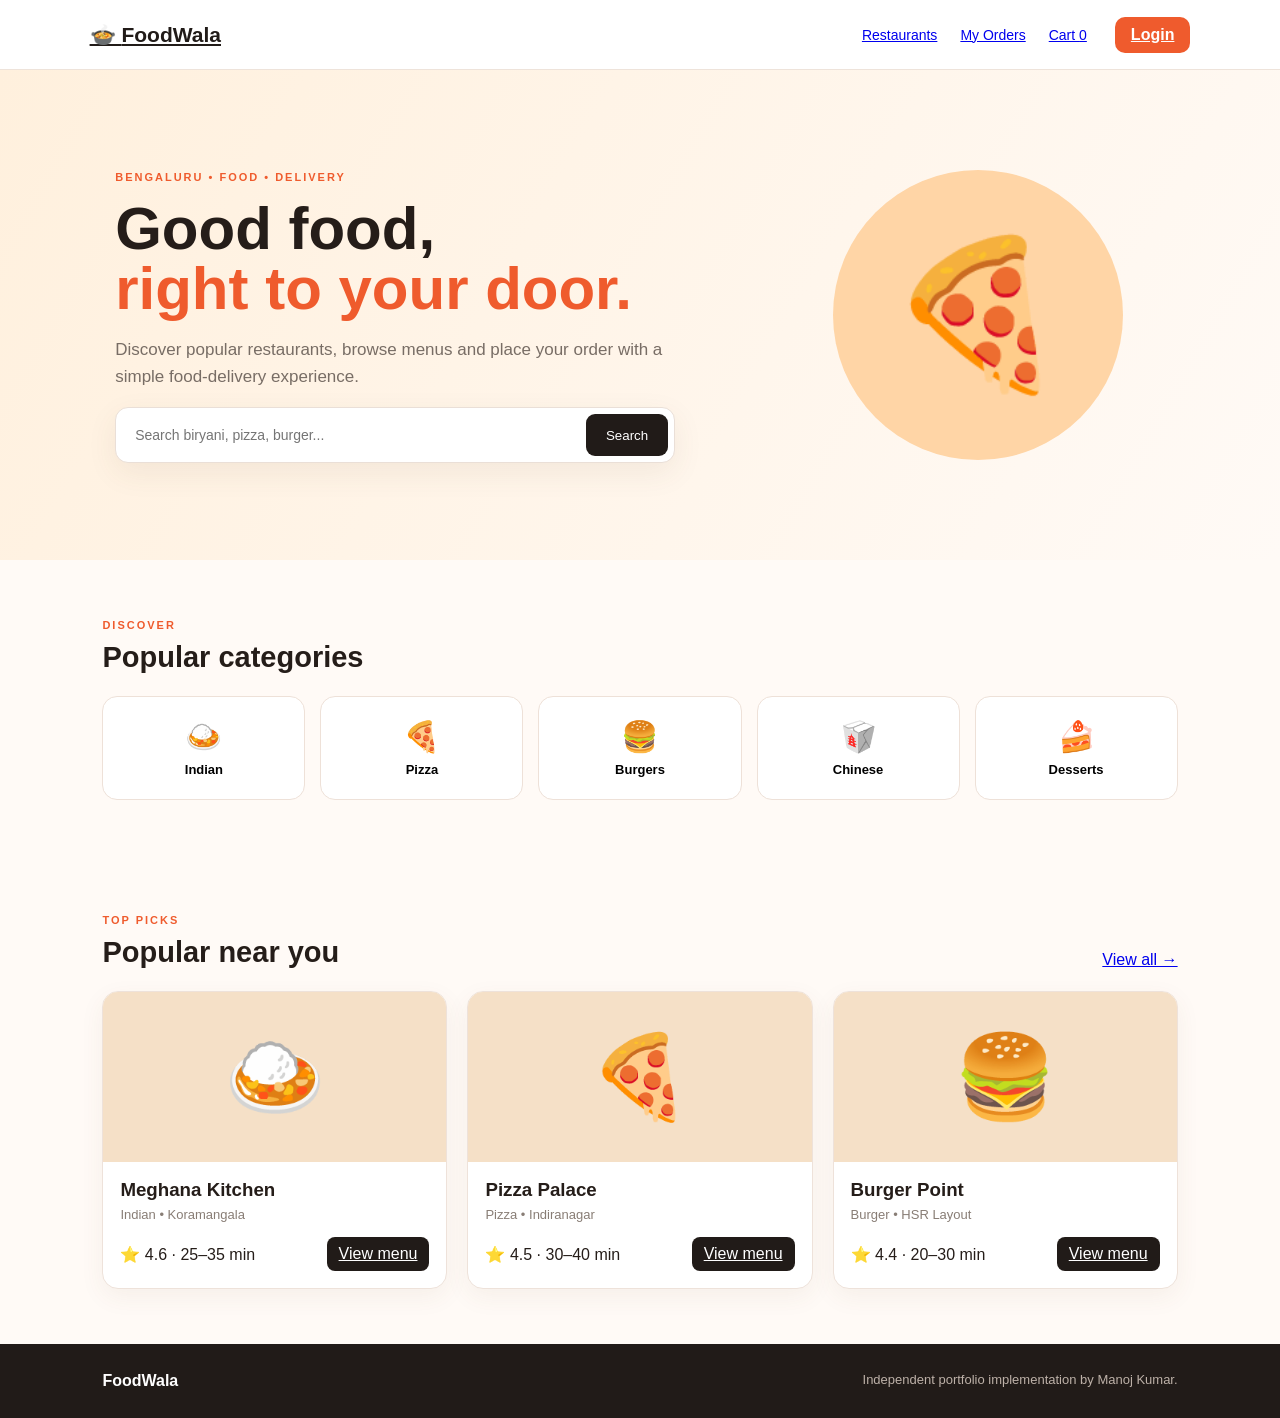
<file: index.html>
<!doctype html>
<html lang="en"><head>
<meta charset="utf-8"><meta name="viewport" content="width=device-width,initial-scale=1">
<title>FoodWala | Bengaluru Food Delivery</title><link rel="stylesheet" href="style.css">
</head><body>
<header class="nav"><a class="brand" href="index.html">🍲 <b>FoodWala</b></a>
<nav><a href="restaurants.html">Restaurants</a><a href="orders.html">My Orders</a><a href="cart.html">Cart <span id="cartCount">0</span></a></nav>
<a class="btn small" href="login.html">Login</a></header>
<section class="hero"><div><span class="tag">BENGALURU • FOOD • DELIVERY</span><h1>Good food,<br><em>right to your door.</em></h1>
<p>Discover popular restaurants, browse menus and place your order with a simple food-delivery experience.</p>
<div class="search"><input id="search" placeholder="Search biryani, pizza, burger..."><button onclick="searchHome()">Search</button></div></div>
<div class="hero-food">🍕</div></section>
<section class="wrap"><div class="section-title"><div><span class="tag">DISCOVER</span><h2>Popular categories</h2></div></div>
<div class="cats">
<button onclick="location.href='restaurants.html?cat=Indian'">🍛<b>Indian</b></button>
<button onclick="location.href='restaurants.html?cat=Pizza'">🍕<b>Pizza</b></button>
<button onclick="location.href='restaurants.html?cat=Burger'">🍔<b>Burgers</b></button>
<button onclick="location.href='restaurants.html?cat=Chinese'">🥡<b>Chinese</b></button>
<button onclick="location.href='restaurants.html?cat=Dessert'">🍰<b>Desserts</b></button>
</div></section>
<section class="wrap"><div class="section-title"><div><span class="tag">TOP PICKS</span><h2>Popular near you</h2></div><a href="restaurants.html">View all →</a></div><div id="homeGrid" class="grid"></div></section>
<footer><b>FoodWala</b><span>Independent portfolio implementation by Manoj Kumar.</span></footer>
<script src="app.js"></script>
</file>
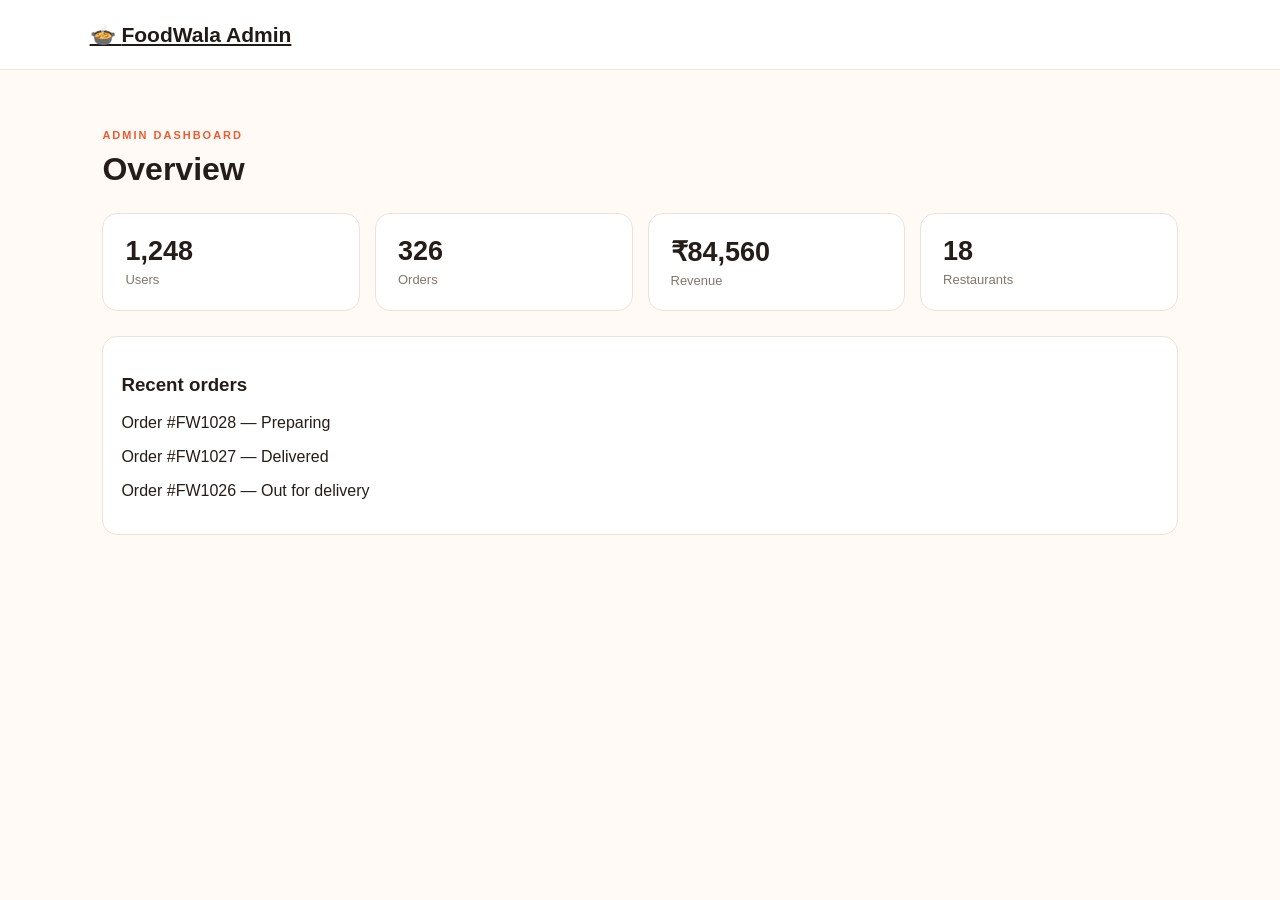
<file: admin.html>
<!doctype html><html><head><meta charset="utf-8"><meta name="viewport" content="width=device-width,initial-scale=1"><title>Admin | FoodWala</title><link rel="stylesheet" href="style.css"></head><body><header class="nav"><a class="brand" href="index.html">🍲 <b>FoodWala Admin</b></a></header><main class="wrap page"><span class="tag">ADMIN DASHBOARD</span><h1>Overview</h1><div class="stats"><div><b>1,248</b><span>Users</span></div><div><b>326</b><span>Orders</span></div><div><b>₹84,560</b><span>Revenue</span></div><div><b>18</b><span>Restaurants</span></div></div><div class="panel"><h3>Recent orders</h3><p>Order #FW1028 — Preparing</p><p>Order #FW1027 — Delivered</p><p>Order #FW1026 — Out for delivery</p></div></main></body></html>
</file>
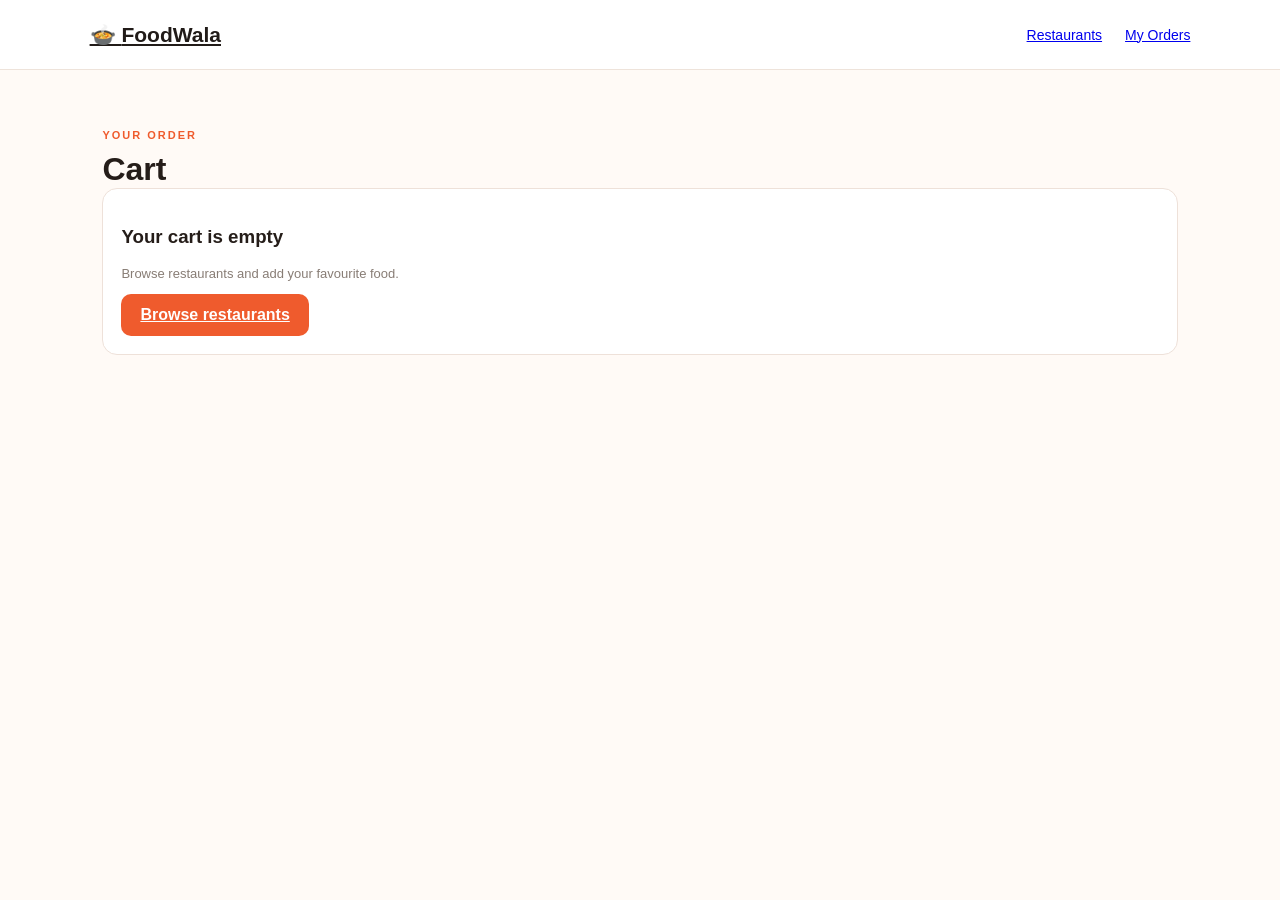
<file: cart.html>
<!doctype html><html><head><meta charset="utf-8"><meta name="viewport" content="width=device-width,initial-scale=1"><title>Cart | FoodWala</title><link rel="stylesheet" href="style.css"></head><body>
<header class="nav"><a class="brand" href="index.html">🍲 <b>FoodWala</b></a><nav><a href="restaurants.html">Restaurants</a><a href="orders.html">My Orders</a></nav></header>
<main class="wrap page"><span class="tag">YOUR ORDER</span><h1>Cart</h1><div id="cartPage"></div></main><script src="app.js"></script></body></html>
</file>
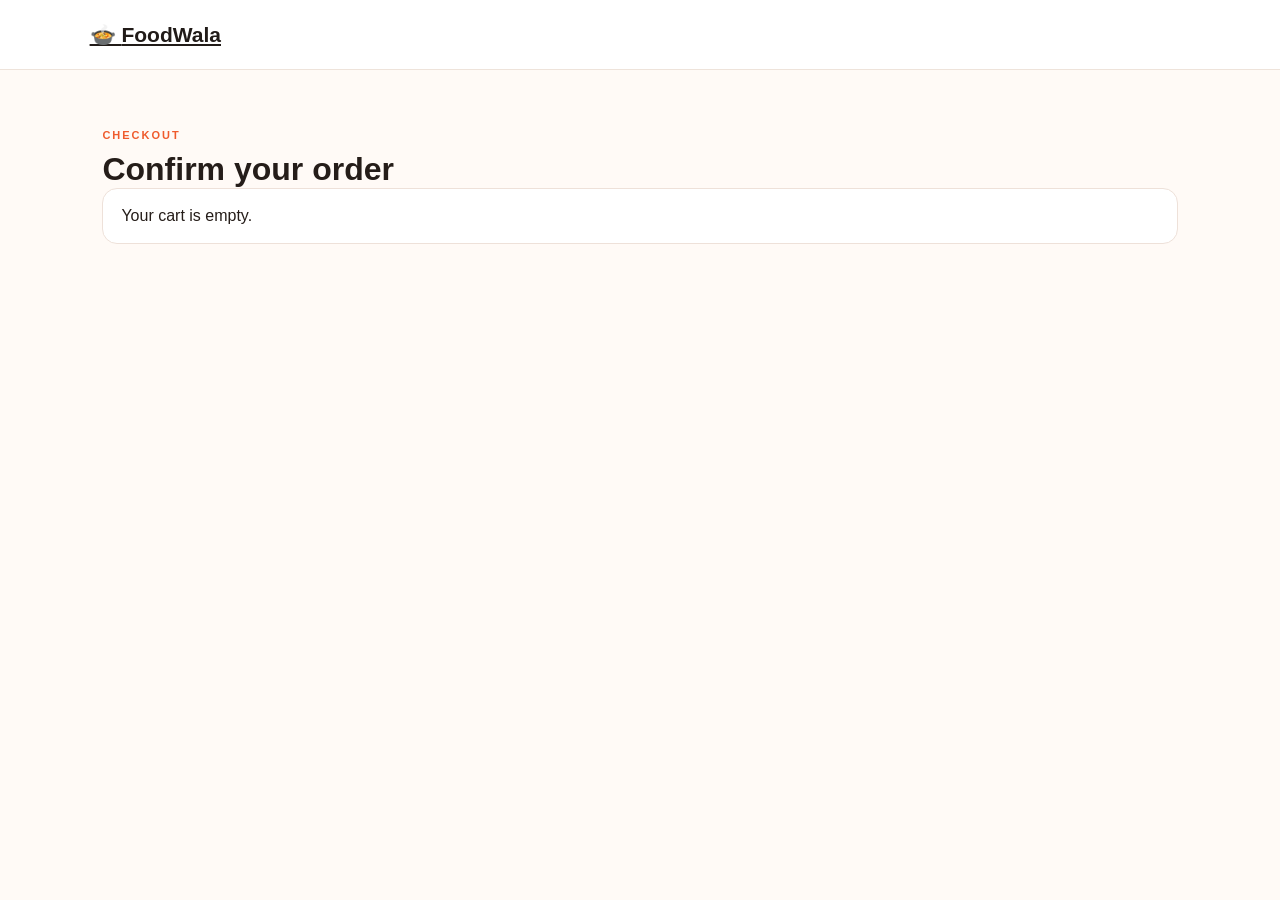
<file: checkout.html>
<!doctype html><html><head><meta charset="utf-8"><meta name="viewport" content="width=device-width,initial-scale=1"><title>Checkout | FoodWala</title><link rel="stylesheet" href="style.css"></head><body>
<header class="nav"><a class="brand" href="index.html">🍲 <b>FoodWala</b></a></header><main class="wrap page"><span class="tag">CHECKOUT</span><h1>Confirm your order</h1><div id="checkout"></div></main><script src="app.js"></script></body></html>
</file>
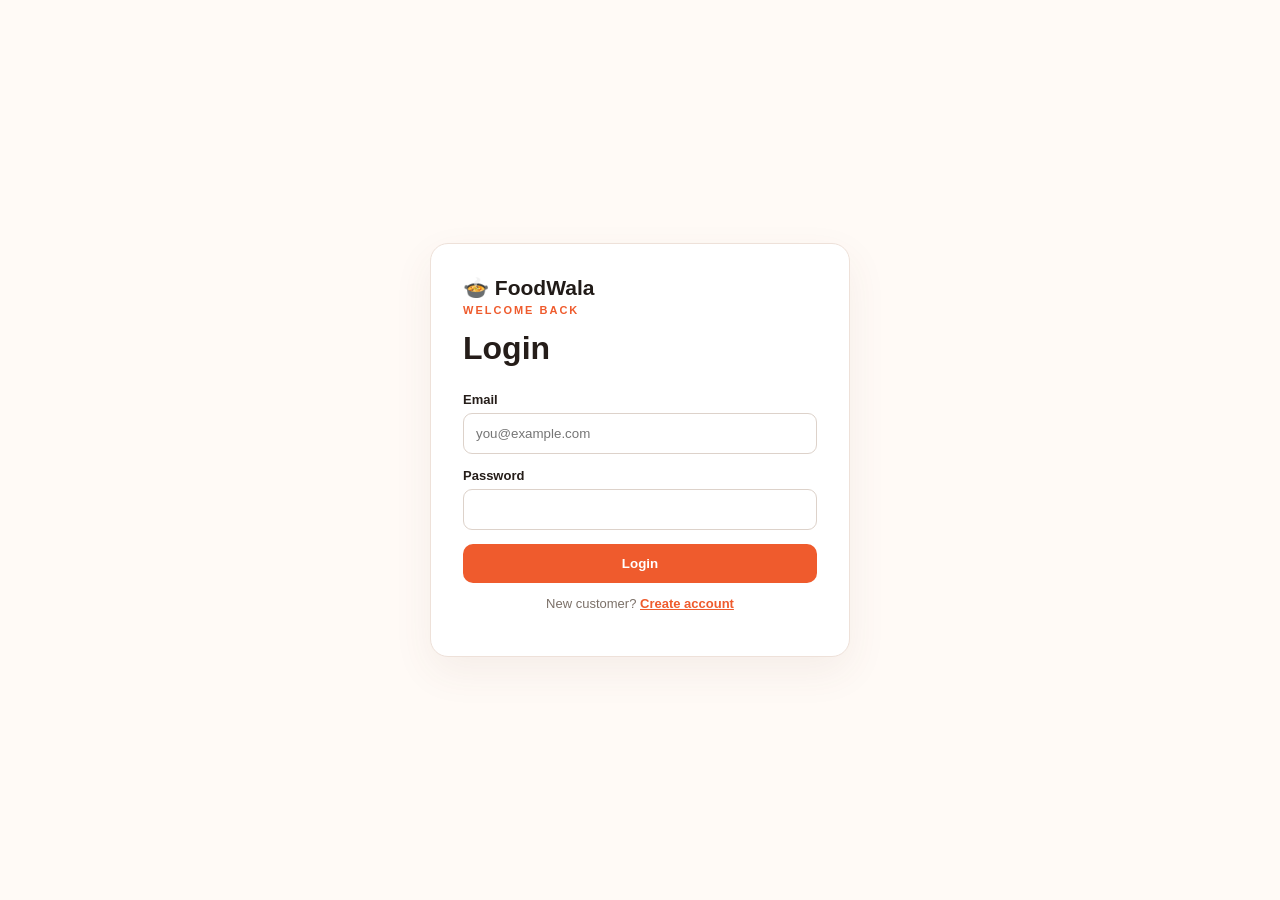
<file: login.html>
<!doctype html><html><head><meta charset="utf-8"><meta name="viewport" content="width=device-width,initial-scale=1"><title>Login | FoodWala</title><link rel="stylesheet" href="style.css"></head><body><main class="auth"><form onsubmit="demoLogin(event)"><div class="brand">🍲 <b>FoodWala</b></div><span class="tag">WELCOME BACK</span><h1>Login</h1><label>Email<input type="email" required placeholder="you@example.com"></label><label>Password<input type="password" required></label><button class="btn full">Login</button><p>New customer? <a href="register.html">Create account</a></p></form></main><script src="app.js"></script></body></html>
</file>
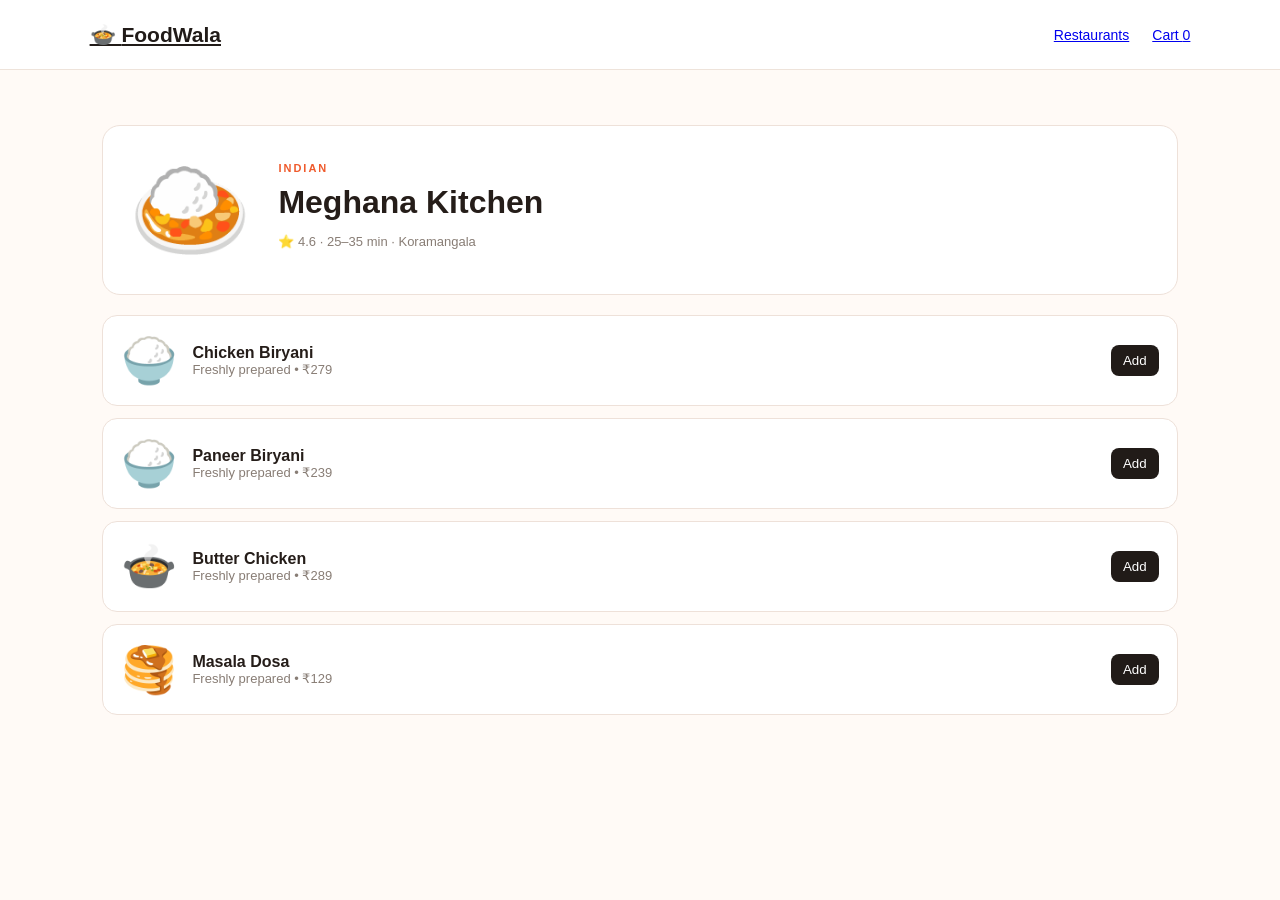
<file: menu.html>
<!doctype html><html><head><meta charset="utf-8"><meta name="viewport" content="width=device-width,initial-scale=1"><title>Menu | FoodWala</title><link rel="stylesheet" href="style.css">  </head><body>
<header class="nav"><a class="brand" href="index.html">🍲 <b>FoodWala</b></a><nav><a href="restaurants.html">Restaurants</a><a href="cart.html">Cart <span id="cartCount">0</span></a></nav></header>
<main class="wrap page"><div id="restaurantDetail"></div></main><script src="app.js"></script></body></html>
</file>
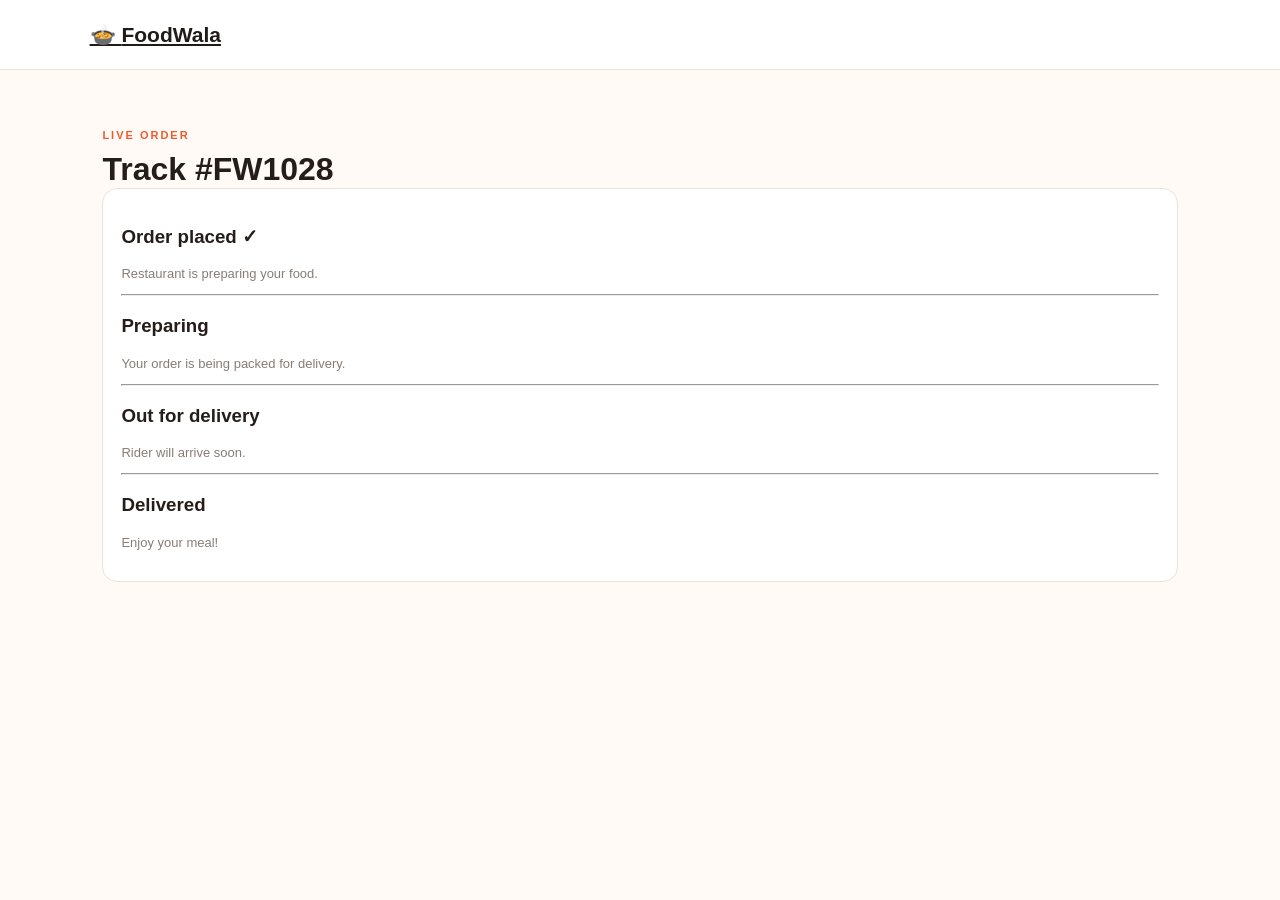
<file: order-tracking.html>
<!doctype html><html><head><meta charset="utf-8"><meta name="viewport" content="width=device-width,initial-scale=1"><title>Track Order | FoodWala</title><link rel="stylesheet" href="style.css"></head><body>
<header class="nav"><a class="brand" href="index.html">🍲 <b>FoodWala</b></a></header><main class="wrap page"><div id="tracking"></div></main><script src="app.js"></script></body></html>
</file>
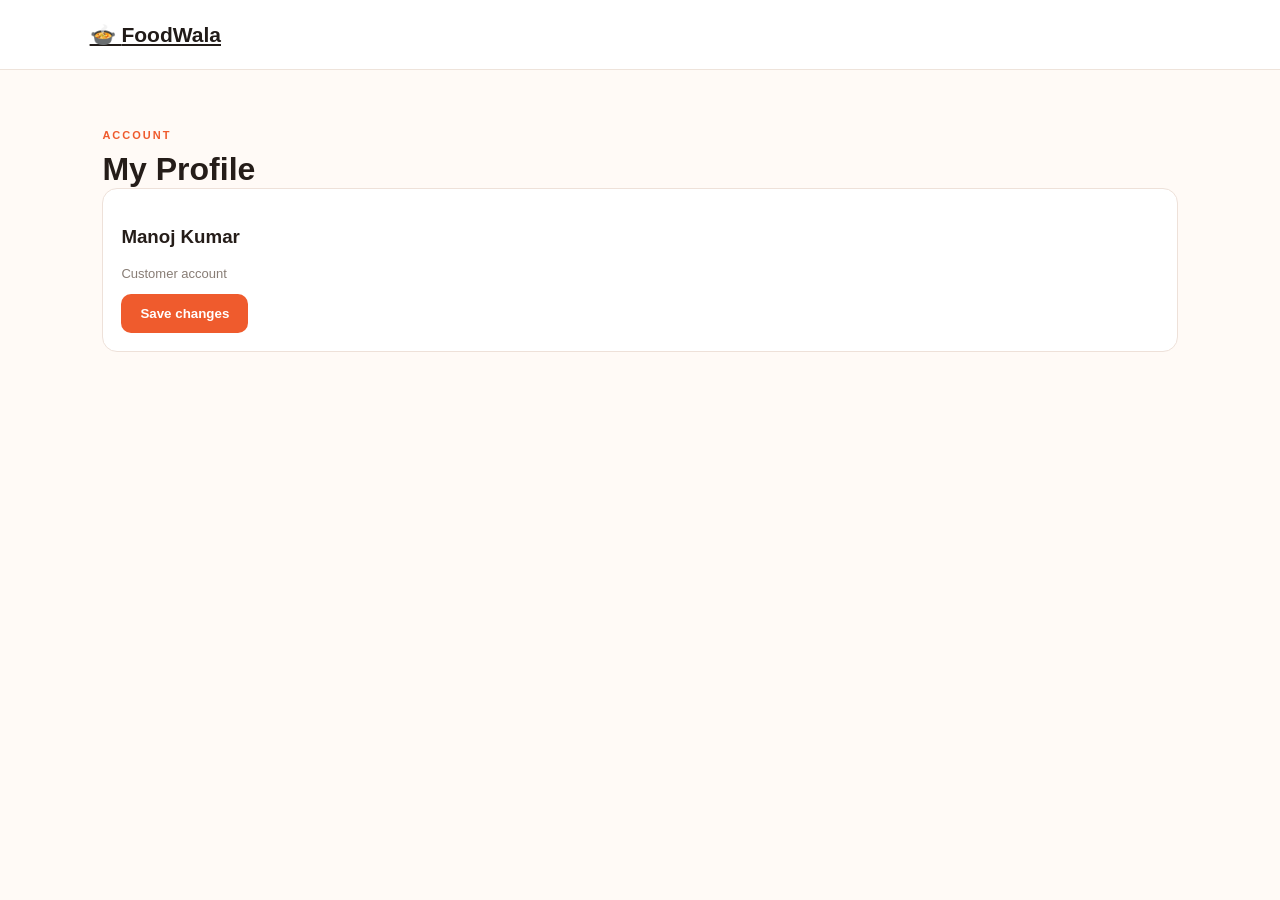
<file: profile.html>
<!doctype html><html><head><meta charset="utf-8"><meta name="viewport" content="width=device-width,initial-scale=1"><title>Profile | FoodWala</title><link rel="stylesheet" href="style.css"></head><body><header class="nav"><a class="brand" href="index.html">🍲 <b>FoodWala</b></a></header><main class="wrap page"><span class="tag">ACCOUNT</span><h1>My Profile</h1><div class="panel"><h3>Manoj Kumar</h3><p class="muted">Customer account</p><button class="btn" onclick="alert('Profile saved in this demo')">Save changes</button></div></main></body></html>
</file>
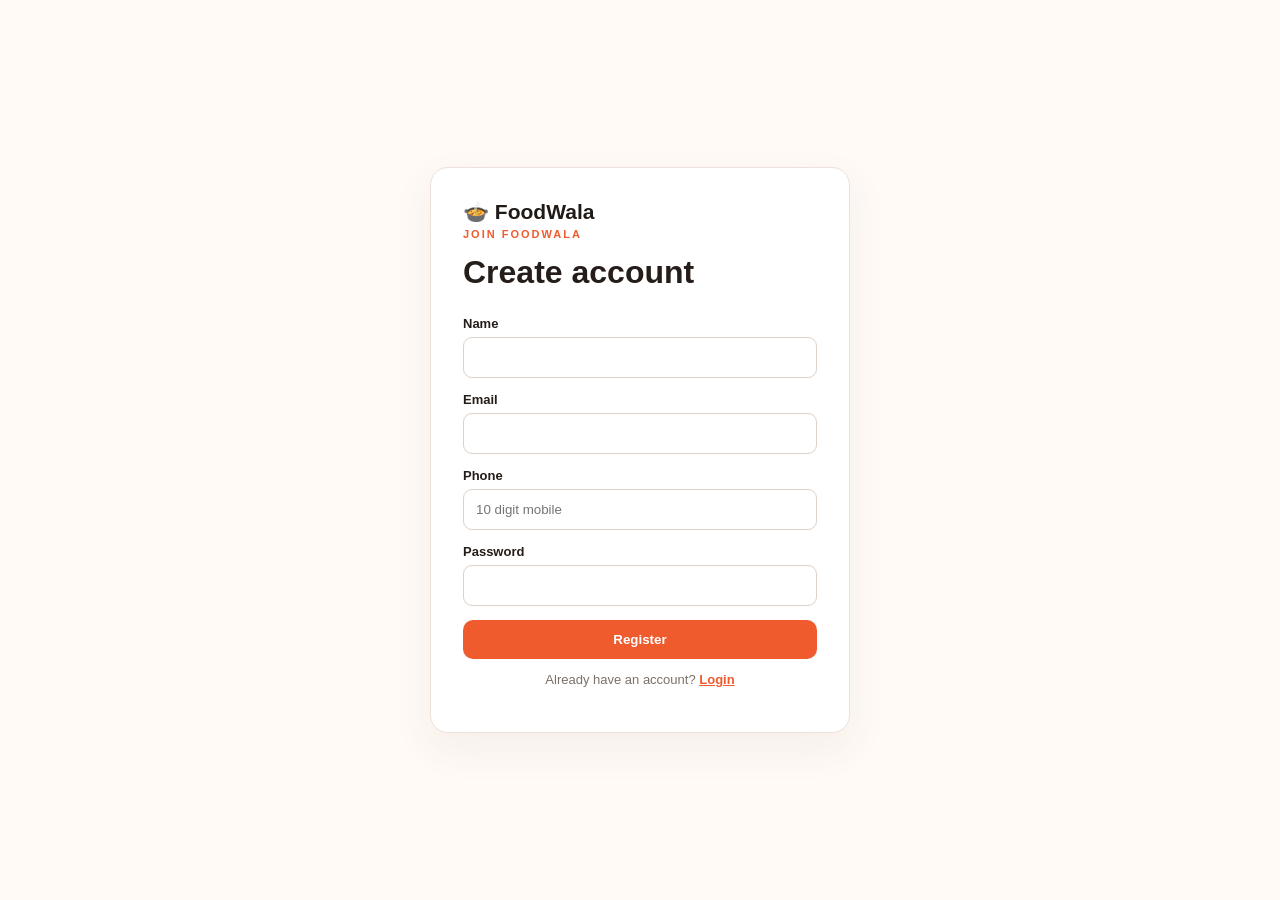
<file: register.html>
<!doctype html><html><head><meta charset="utf-8"><meta name="viewport" content="width=device-width,initial-scale=1"><title>Register | FoodWala</title><link rel="stylesheet" href="style.css"></head><body><main class="auth"><form onsubmit="demoRegister(event)"><div class="brand">🍲 <b>FoodWala</b></div><span class="tag">JOIN FOODWALA</span><h1>Create account</h1><label>Name<input required></label><label>Email<input type="email" required></label><label>Phone<input required pattern="[6-9][0-9]{9}" placeholder="10 digit mobile"></label><label>Password<input type="password" required></label><button class="btn full">Register</button><p>Already have an account? <a href="login.html">Login</a></p></form></main><script src="app.js"></script></body></html>
</file>
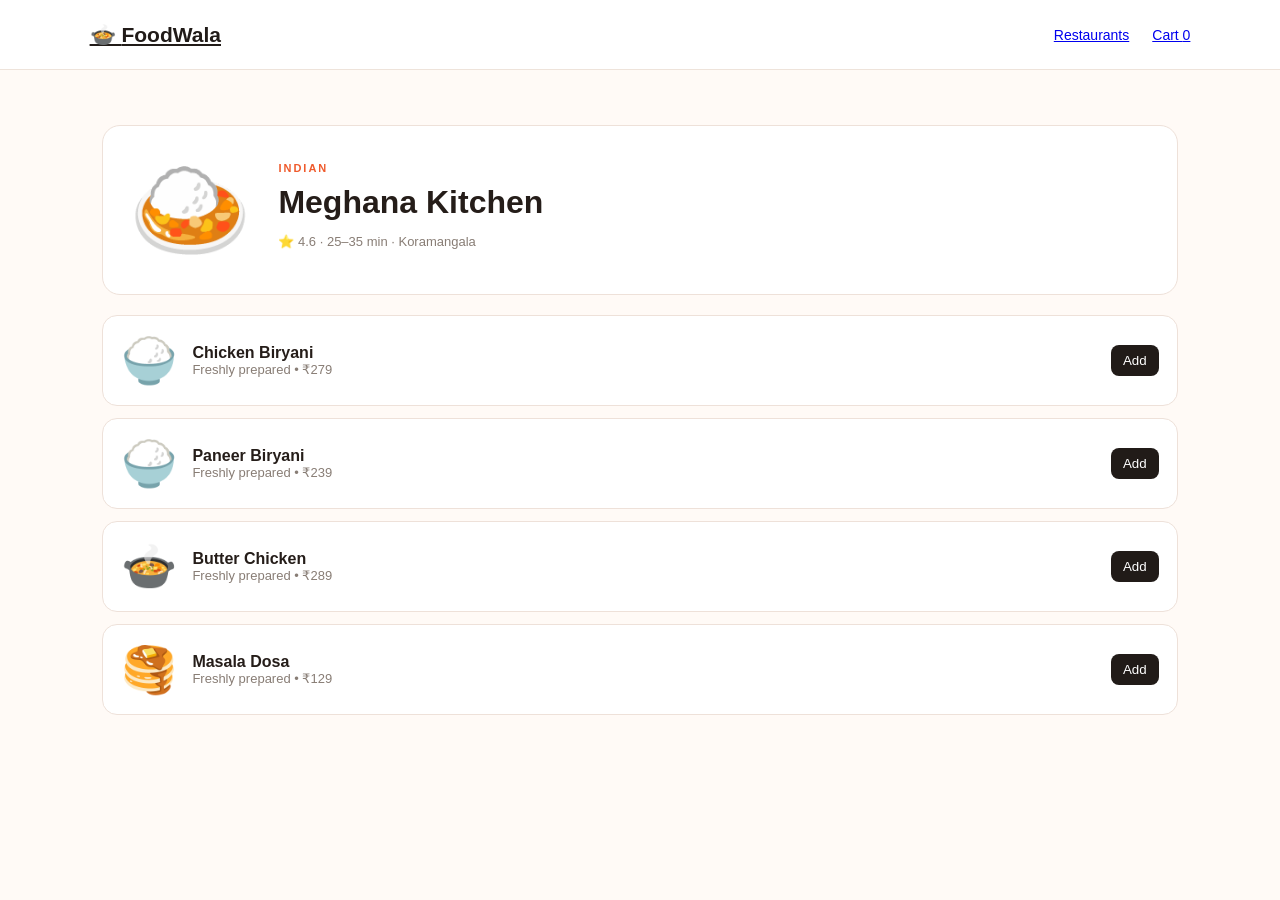
<file: restaurant-details.html>
<!doctype html><html><head><meta charset="utf-8"><meta name="viewport" content="width=device-width,initial-scale=1"><title>Restaurant | FoodWala</title><link rel="stylesheet" href="style.css"></head><body>
<header class="nav"><a class="brand" href="index.html">🍲 <b>FoodWala</b></a><nav><a href="restaurants.html">Restaurants</a><a href="cart.html">Cart <span id="cartCount">0</span></a></nav></header>
<main class="wrap page"><div id="restaurantDetail"></div></main><script src="app.js"></script></body></html>
</file>
<file: style.css>
*{box-sizing:border-box}body{margin:0;background:#fffaf6;color:#251d19;font-family:Inter,Arial,sans-serif}.nav{height:70px;background:#fff;border-bottom:1px solid #eee3da;display:flex;align-items:center;padding:0 7%;gap:28px;position:sticky;top:0;z-index:5}.brand{font-size:21px;color:#211b18;margin-right:auto}.nav nav{display:flex;gap:23px;font-size:14px;color:#665d56}.nav nav a:hover,.nav nav .active{color:#ef5b2d}.btn{display:inline-block;border:0;background:#ef5b2d;color:white;border-radius:10px;padding:12px 19px;font-weight:800;cursor:pointer}.btn.small{padding:9px 16px}.full{width:100%}.hero{min-height:490px;padding:65px 9%;display:flex;align-items:center;justify-content:space-between;background:linear-gradient(120deg,#fff0dd,#fffaf6)}.hero>div:first-child{max-width:620px}.tag{font-size:11px;letter-spacing:2px;font-weight:900;color:#ef5b2d}.hero h1{font-size:60px;line-height:1;margin:14px 0}.hero h1 em{font-style:normal;color:#ef5b2d}.hero p{color:#786d65;font-size:17px;line-height:1.6;max-width:560px}.search{display:flex;background:#fff;padding:6px;border:1px solid #eadfd7;border-radius:13px;max-width:570px;box-shadow:0 10px 30px #6a4c3214}.search input,.toolbar input{border:0;outline:0;padding:13px;flex:1;font-size:14px;background:transparent}.search button{border:0;background:#211b18;color:#fff;border-radius:9px;padding:0 20px}.hero-food{width:290px;height:290px;border-radius:50%;background:#ffd5a6;display:grid;place-items:center;font-size:145px;margin-right:4%}.wrap{padding:55px 8%}.page{min-height:75vh}.section-title{display:flex;justify-content:space-between;align-items:end;margin-bottom:22px}.section-title h2,.page h1{margin:8px 0 0}.section-title h2{font-size:29px}.cats{display:grid;grid-template-columns:repeat(5,1fr);gap:15px}.cats button{background:#fff;border:1px solid #eee1d8;border-radius:15px;padding:22px 10px;font-size:30px;cursor:pointer}.cats b{display:block;font-size:13px;margin-top:8px}.grid{display:grid;grid-template-columns:repeat(3,1fr);gap:20px}.card{background:#fff;border:1px solid #eee2da;border-radius:16px;overflow:hidden;box-shadow:0 8px 25px #6d4c3510}.pic{height:170px;display:grid;place-items:center;font-size:82px;background:#f5e0c7}.card-body{padding:17px}.card h3{margin:0 0 6px}.muted{color:#887d75;font-size:13px}.card-row{display:flex;justify-content:space-between;align-items:center;margin-top:15px}.price{font-weight:900}.add{border:0;background:#211b18;color:#fff;border-radius:8px;padding:8px 12px;cursor:pointer}.toolbar{display:flex;background:#fff;border:1px solid #eadfd8;border-radius:12px;padding:5px;margin:25px 0}.toolbar select{border:0;border-left:1px solid #eee;padding:0 12px;outline:0}.detail-head{background:#fff;border:1px solid #eee1d9;border-radius:18px;padding:25px;display:flex;gap:25px;align-items:center}.detail-icon{font-size:100px}.menu-list{margin-top:20px}.menu-item,.panel,.order{background:#fff;border:1px solid #eee1d9;border-radius:15px;padding:18px;margin-bottom:12px}.menu-item{display:flex;align-items:center;gap:15px}.menu-item .icon{font-size:45px}.menu-item .grow{flex:1}.cart-layout{display:grid;grid-template-columns:1.5fr .8fr;gap:22px}.summary{background:#fff;border:1px solid #eee1d9;border-radius:15px;padding:20px;height:max-content}.line{display:flex;justify-content:space-between;padding:9px 0;color:#675e57}.total{border-top:1px solid #eee;padding-top:14px;font-size:19px;font-weight:900}.qty button{border:1px solid #ddd;background:#fff;border-radius:6px;padding:4px 8px}.auth{min-height:100vh;display:grid;place-items:center;padding:30px}.auth form{background:#fff;border:1px solid #eee1d9;border-radius:18px;padding:32px;width:min(420px,92%);box-shadow:0 15px 40px #6d4c3512}.auth h1{margin:12px 0 25px}.auth label{display:block;font-size:13px;font-weight:800;margin:14px 0}.auth input{display:block;width:100%;padding:12px;margin-top:6px;border:1px solid #ddd2ca;border-radius:9px}.auth p{text-align:center;color:#7b7068;font-size:13px}.auth a{color:#ef5b2d;font-weight:700}.stats{display:grid;grid-template-columns:repeat(4,1fr);gap:15px;margin:25px 0}.stats div{background:#fff;border:1px solid #eee1d9;border-radius:15px;padding:22px}.stats b,.stats span{display:block}.stats b{font-size:27px}.stats span{color:#82766f;font-size:13px;margin-top:5px}footer{padding:28px 8%;background:#211b18;color:white;display:flex;justify-content:space-between}footer span{color:#bdb1a8;font-size:13px}@media(max-width:800px){.nav{padding:0 5%}.nav nav{display:none}.hero{padding:45px 7%}.hero h1{font-size:43px}.hero-food{display:none}.wrap{padding:40px 6%}.cats{grid-template-columns:repeat(3,1fr)}.grid{grid-template-columns:1fr}.cart-layout{grid-template-columns:1fr}.stats{grid-template-columns:repeat(2,1fr)}footer{display:block}footer span{display:block;margin-top:8px}}
</file>
